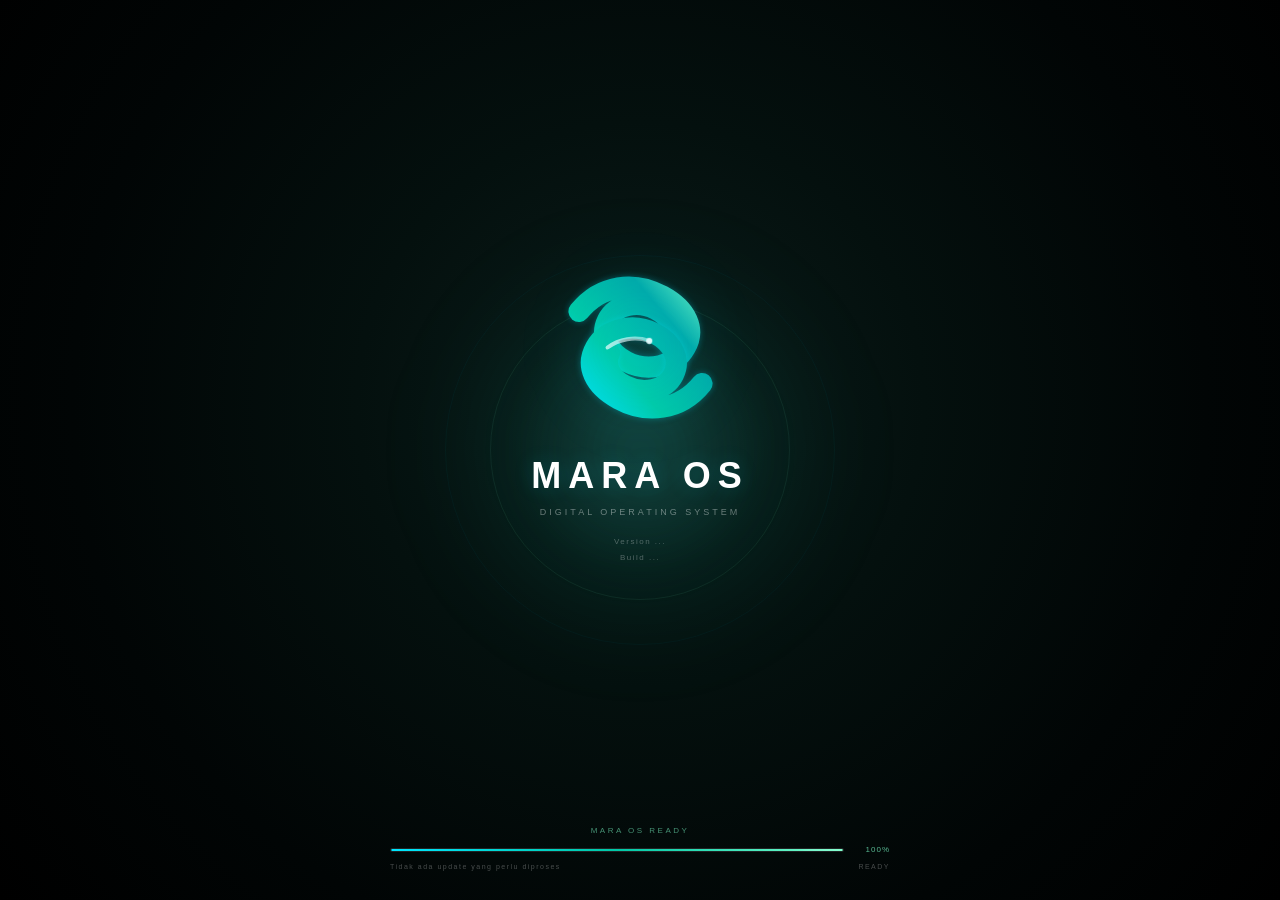
<file: app/src/main/assets/index.html>
<!DOCTYPE html>
<html lang="id">
<head>
<meta charset="UTF-8">
<meta name="viewport" content="width=device-width,initial-scale=1.0,maximum-scale=1.0,user-scalable=no,viewport-fit=cover">
<title>MARA OS</title>
<link rel="stylesheet" href="style.css">
<style>
html,body{width:100%;height:100%;margin:0;overflow:hidden;background:#000}
body{font-family:Arial,Helvetica,sans-serif}
.mara-iframe,#mara-intro-overlay,#mara-intro-frame,#controlCenterOverlay,#controlCenterFrame{position:fixed;border:0}
.mara-iframe{inset:0;width:100vw;height:100vh;z-index:1;background:#000}
#mara-intro-overlay{inset:0;width:100%;height:100%;z-index:999999;background:#000;overflow:hidden}
#mara-intro-frame{inset:0;width:100%;height:100%;display:block;background:#000}
.mara-header{position:fixed;top:0;left:0;right:0;z-index:1000}
#controlCenterOverlay{inset:0;z-index:5000;display:none;background:rgba(0,0,0,.45)}
#controlCenterFrame{inset:0;width:100%;height:100%;display:block}
@supports(padding:env(safe-area-inset-top)){.mara-header{padding-top:env(safe-area-inset-top)}}
</style>
</head>
<body>
<iframe class="mara-iframe" id="mara-main-frame" title="MARA OS Main"></iframe>

<div id="mara-intro-overlay">
<iframe id="mara-intro-frame" src="ux/intro.html" title="MARA OS Intro"></iframe>
</div>

<div class="mara-header">
<div class="clock" id="clock">00:00</div>
<div class="battery"><span id="battery-percent">--%</span><div class="battery-icon"><div class="battery-level" id="battery-level"></div></div></div>
</div>

<div id="controlCenterOverlay">
<iframe id="controlCenterFrame" src="ux/control-center.html" title="MARA Control Center"></iframe>
</div>

<script src="script.js"></script>
<script src="engine-single.js"></script>
<script src="ux/build.js"></script>
<script>
(() => {
"use strict";
const introOverlay=document.getElementById("mara-intro-overlay");
const introFrame=document.getElementById("mara-intro-frame");
const mainFrame=document.getElementById("mara-main-frame");
const STATE={introLoaded:false,introReady:false,introFinished:false,overlayClosed:false,engineReady:false,engineWorking:false,engineProgress:0,buildReady:false,bootRequested:false};

function log(...a){console.log("[MARA INDEX]",...a)}
function warn(...a){console.warn("[MARA INDEX]",...a)}
function sendToIntro(type,data={}){try{introFrame?.contentWindow?.postMessage({type,...data},"*")}catch(e){warn(e)}}
function requestBuildBoot(data={}){if(STATE.bootRequested)return;STATE.bootRequested=true;window.dispatchEvent(new CustomEvent("MARA_BOOT_REQUEST",{detail:{source:"intro",...data}}))}
function closeIntro(reason){if(STATE.overlayClosed)return;STATE.overlayClosed=true;STATE.introFinished=true;introOverlay?.classList.add("hide");sendToBuild("MARA_INTRO_CLOSED",{reason})}
function sendToBuild(type,data={}){window.dispatchEvent(new CustomEvent(type,{detail:data}))}
function sendCurrentEngineState(){
 const e=window.MARAEngineSingle;
 if(!e){sendToIntro("MARA_ENGINE_UNAVAILABLE");return}
 let s=null;try{if(typeof e.getState==="function")s=e.getState()}catch(_){}
 sendToIntro("MARA_ENGINE_STATE",{state:s,working:STATE.engineWorking,progress:STATE.engineProgress,ready:STATE.engineReady});
}
function handleIntroMessage(ev){
 if(ev.source!==introFrame.contentWindow)return;
 const d=ev.data;if(!d||typeof d!=="object")return;
 if(d.type==="MARA_INTRO_READY"){STATE.introReady=true;sendToIntro("MARA_INDEX_READY_ACK");sendCurrentEngineState()}
 else if(d.type==="MARA_ENGINE_STATUS_REQUEST")sendCurrentEngineState();
 else if(d.type==="MARA_INTRO_FINISHED")closeIntro("MARA_INTRO_FINISHED");
 else if(d.type==="MARA_BOOT_READY"){requestBuildBoot(d);closeIntro("MARA_BOOT_READY")}
 else if(d.type==="MARA_BUILD_REQUEST")requestBuildBoot(d);
}
window.addEventListener("message",handleIntroMessage);
introFrame?.addEventListener("load",()=>{STATE.introLoaded=true;log("intro.html loaded");sendToIntro("MARA_INDEX_READY");sendCurrentEngineState()});
mainFrame?.addEventListener("load",()=>{STATE.buildReady=true});
function connectEngine(){
 const e=window.MARAEngineSingle;if(!e){sendToIntro("MARA_ENGINE_UNAVAILABLE");return false}
 if(typeof e.on!=="function"){sendCurrentEngineState();return true}
 const on=(name,fn)=>{try{e.on(name,fn)}catch(err){warn("engine.on",name,err)}};
 on("ready",d=>{STATE.engineReady=true;STATE.engineWorking=false;STATE.engineProgress=100;sendToIntro("MARA_ENGINE_READY",{data:d,progress:100})});
 on("update:start",d=>{STATE.engineWorking=true;STATE.engineProgress=0;sendToIntro("MARA_ENGINE_WORKING",{data:d,progress:0})});
 on("download:progress",d=>{STATE.engineWorking=true;const p=Number(d?.progress);if(Number.isFinite(p))STATE.engineProgress=Math.max(0,Math.min(100,p));sendToIntro("MARA_ENGINE_PROGRESS",{phase:"download",progress:STATE.engineProgress,data:d})});
 for(const phase of ["verify:start","verify:success","install:start","install:complete"])on(phase,d=>sendToIntro("MARA_ENGINE_PHASE",{phase:phase.split(":")[0],progress:STATE.engineProgress,data:d}));
 on("build:active",d=>sendToIntro("MARA_BUILD_ACTIVE",{data:d}));
 on("update:complete",d=>{STATE.engineWorking=false;STATE.engineProgress=100;sendToIntro("MARA_ENGINE_COMPLETE",{progress:100,data:d})});
 on("update:none",d=>{STATE.engineWorking=false;STATE.engineProgress=100;sendToIntro("MARA_ENGINE_NO_WORK",{data:d})});
 on("no:update",d=>{STATE.engineWorking=false;sendToIntro("MARA_ENGINE_NO_WORK",{data:d})});
 on("update:error",d=>{STATE.engineWorking=false;sendToIntro("MARA_ENGINE_ERROR",{data:d})});
 sendCurrentEngineState();return true;
}
window.addEventListener("MARA_BUILD_READY",e=>{STATE.buildReady=true;sendToIntro("MARA_BUILD_READY",{data:e.detail})});
window.addEventListener("MARA_BUILD_ERROR",e=>sendToIntro("MARA_BUILD_ERROR",{data:e.detail}));
window.MARA_INDEX_CONTROLLER={getState:()=>({...STATE}),closeIntro:(r)=>closeIntro(r||"controller"),requestBuild:(d)=>requestBuildBoot(d||{}),getEngine:()=>window.MARAEngineSingle||null,getBuild:()=>window.MARABuild||null,getMainFrame:()=>mainFrame,getIntroFrame:()=>introFrame};
connectEngine();
log("INDEX.HTML READY");
sendToIntro("MARA_INDEX_READY");
})();
</script>
</body>
</html>
</file>
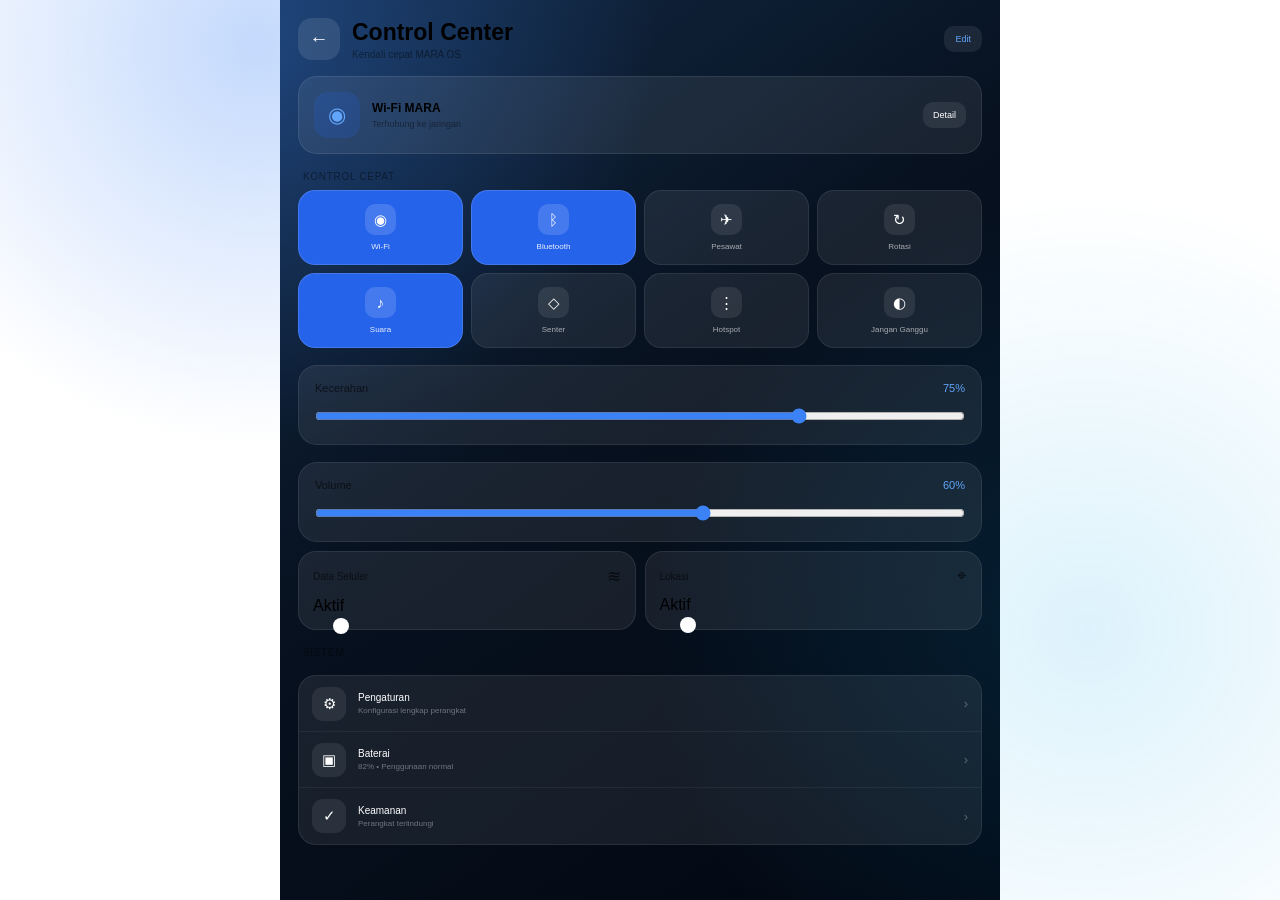
<file: app/src/main/assets/ux/control-center.html>
<!DOCTYPE html>
<html lang="id">

<head>

<meta charset="UTF-8">

<meta
    name="viewport"
    content="width=device-width, initial-scale=1.0">

<meta
    name="theme-color"
    content="#07111f">

<title>MARA Control Center</title>


<style>

/* =====================================================
   MARA OS — CONTROL CENTER
===================================================== */

* {
    box-sizing: border-box;
    margin: 0;
    padding: 0;
    -webkit-tap-highlight-color: transparent;
}

html,
body {

    width: 100%;
    height: 100%;

    overflow: hidden;

    font-family:
        Arial,
        Helvetica,
        sans-serif;

    
    user-select: none;

}


.mara-control {

    position: fixed;

    inset: 0;

    overflow-y: auto;

    background:
        linear-gradient(
            145deg,
            #132b47,
            #07111f 45%,
            #020711
        );

    scrollbar-width: none;

}

.mara-control::-webkit-scrollbar {
    display: none;
}


/* =====================================================
   BACKGROUND
===================================================== */

.control-background {

    position: fixed;

    inset: 0;

    pointer-events: none;

    background:

        radial-gradient(
            circle at 20% 5%,
            rgba(59,130,246,.30),
            transparent 30%
        ),

        radial-gradient(
            circle at 85% 70%,
            rgba(14,165,233,.14),
            transparent 35%
        );

}


/* =====================================================
   HEADER
===================================================== */

.control-header {

    position: relative;

    z-index: 5;

    padding:
        18px 18px 13px;

    display: flex;

    align-items: center;

    justify-content: space-between;

}


.header-left {

    display: flex;

    align-items: center;

    gap: 12px;

}


.back-button {

    width: 42px;
    height: 42px;

    border: none;

    border-radius: 14px;

    background:
        rgba(255,255,255,.10);

    color: #fff;

    font-size: 19px;

}


.header-title h1 {

    font-size: 23px;

    font-weight: 600;

}


.header-title p {

    margin-top: 3px;

    font-size: 10px;

    opacity: .43;

}


.edit-button {

    padding:
        8px 11px;

    border: none;

    border-radius: 10px;

    background:
        rgba(255,255,255,.08);

    color: #60a5fa;

    font-size: 9px;

}


/* =====================================================
   CONTENT
===================================================== */

.control-content {

    position: relative;

    z-index: 5;

    padding:
        3px 18px 35px;

}


/* =====================================================
   CONNECTION CARD
===================================================== */

.connection-card {

    display: flex;

    align-items: center;

    gap: 12px;

    padding:
        15px;

    border-radius: 19px;

    background:
        rgba(255,255,255,.075);

    border:
        1px solid
        rgba(255,255,255,.09);

}


.connection-icon {

    width: 46px;
    height: 46px;

    border-radius: 14px;

    display: flex;

    align-items: center;
    justify-content: center;

    background:
        rgba(37,99,235,.18);

    color: #60a5fa;

    font-size: 21px;

}


.connection-info {

    flex: 1;

}


.connection-name {

    font-size: 12px;

    font-weight: 600;

}


.connection-status {

    margin-top: 4px;

    font-size: 9px;

    opacity: .42;

}


.connection-button {

    border: none;

    padding:
        8px 10px;

    border-radius: 10px;

    background:
        rgba(255,255,255,.08);

    color: #fff;

    font-size: 9px;

}


/* =====================================================
   QUICK GRID
===================================================== */

.quick-section {

    margin-top: 17px;

}


.section-title {

    margin:
        0 5px 8px;

    font-size: 10px;

    text-transform: uppercase;

    letter-spacing: .7px;

    opacity: .42;

}


.quick-grid {

    display: grid;

    grid-template-columns:
        repeat(4, 1fr);

    gap: 8px;

}


.quick-button {

    min-height: 75px;

    padding:
        10px 5px;

    border: none;

    border-radius: 17px;

    background:
        rgba(255,255,255,.075);

    border:
        1px solid
        rgba(255,255,255,.08);

    color: #fff;

    display: flex;

    flex-direction: column;

    align-items: center;

    justify-content: center;

    gap: 7px;

}


.quick-button.active {

    background:
        #2563eb;

    border-color:
        rgba(255,255,255,.14);

}


.quick-icon {

    width: 31px;
    height: 31px;

    display: flex;

    align-items: center;
    justify-content: center;

    border-radius: 10px;

    background:
        rgba(255,255,255,.09);

    font-size: 15px;

}


.quick-button.active
.quick-icon {

    background:
        rgba(255,255,255,.15);

}


.quick-name {

    font-size: 8px;

    opacity: .62;

}


.quick-button.active
.quick-name {

    opacity: .9;

}


/* =====================================================
   SLIDER CARD
===================================================== */

.slider-card {

    margin-top: 17px;

    padding:
        16px;

    border-radius: 19px;

    background:
        rgba(255,255,255,.075);

    border:
        1px solid
        rgba(255,255,255,.08);

}


.slider-header {

    display: flex;

    justify-content: space-between;

    align-items: center;

}


.slider-name {

    font-size: 11px;

    opacity: .62;

}


.slider-value {

    font-size: 11px;

    color: #60a5fa;

}


input[type="range"] {

    width: 100%;

    margin-top: 14px;

    accent-color:
        #3b82f6;

}


/* =====================================================
   TWO COLUMN
===================================================== */

.dual-grid {

    display: grid;

    grid-template-columns:
        repeat(2, 1fr);

    gap: 9px;

    margin-top: 9px;

}


.control-card {

    padding:
        14px;

    border-radius: 18px;

    background:
        rgba(255,255,255,.075);

    border:
        1px solid
        rgba(255,255,255,.08);

}


.control-card-top {

    display: flex;

    align-items: center;

    justify-content: space-between;

}


.control-card-title {

    font-size: 10px;

    opacity: .55;

}


.control-card-icon {

    font-size: 17px;

    opacity: .65;

}


.control-card-value {

    margin-top: 10px;

    font-size: 16px;

}


/* =====================================================
   SWITCH
===================================================== */

.switch {

    position: relative;

    width: 39px;
    height: 22px;

}


.switch input {

    display: none;

}


.switch-track {

    position: absolute;

    inset: 0;

    border-radius: 20px;

    background:
        rgba(255,255,255,.12);

}


.switch-track::after {

    content: "";

    position: absolute;

    width: 16px;
    height: 16px;

    left: 3px;
    top: 3px;

    border-radius: 50%;

    background: #fff;

    transition: .2s;

}


.switch input:checked
+ .switch-track {

    background:
        #2563eb;

}


.switch input:checked
+ .switch-track::after {

    transform:
        translateX(17px);

}


/* =====================================================
   SYSTEM OPTIONS
===================================================== */

.system-options {

    margin-top: 17px;

    overflow: hidden;

    border-radius: 18px;

    background:
        rgba(255,255,255,.075);

    border:
        1px solid
        rgba(255,255,255,.08);

}


.system-option {

    width: 100%;

    min-height: 56px;

    display: flex;

    align-items: center;

    gap: 12px;

    padding:
        10px 13px;

    border: none;

    border-bottom:
        1px solid
        rgba(255,255,255,.055);

    background: transparent;

    color: #fff;

    text-align: left;

}


.system-option:last-child {

    border-bottom: none;

}


.system-option:active {

    background:
        rgba(255,255,255,.07);

}


.option-icon {

    width: 34px;
    height: 34px;

    border-radius: 11px;

    background:
        rgba(255,255,255,.08);

    display: flex;

    align-items: center;
    justify-content: center;

    font-size: 15px;

}


.option-info {

    flex: 1;

}


.option-title {

    font-size: 10px;

}


.option-description {

    margin-top: 3px;

    font-size: 8px;

    opacity: .38;

}


.option-arrow {

    font-size: 13px;

    opacity: .3;

}


/* =====================================================
   DESKTOP
===================================================== */

@media (min-width: 600px) {

    .mara-control {

        max-width:
            720px;

        margin:
            0 auto;

    }

}

</style>

</head>


<body>


<main class="mara-control">


<div
    class="control-background">
</div>


<!-- =================================================
     HEADER
================================================== -->

<header
    class="control-header">


    <div
        class="header-left">


        <button
            class="back-button"
            onclick="goBack()">

            ←

        </button>


        <div
            class="header-title">


            <h1>
                Control Center
            </h1>


            <p>
                Kendali cepat MARA OS
            </p>


        </div>


    </div>


    <button
        class="edit-button"
        onclick="editControls()">

        Edit

    </button>


</header>


<section
    class="control-content">


<!-- =================================================
     CONNECTION
================================================== -->

<div
    class="connection-card">


    <div
        class="connection-icon">

        ◉

    </div>


    <div
        class="connection-info">


        <div
            class="connection-name">

            Wi-Fi MARA

        </div>


        <div
            id="connection-status"
            class="connection-status">

            Terhubung ke jaringan

        </div>


    </div>


    <button
        class="connection-button"
        onclick="openWifi()">

        Detail

    </button>


</div>


<!-- =================================================
     QUICK SETTINGS
================================================== -->

<section
    class="quick-section">


    <div
        class="section-title">

        Kontrol cepat

    </div>


    <div
        class="quick-grid">


        <button
            class="quick-button active"
            data-control="wifi"
            onclick="toggleQuick(this)">


            <div
                class="quick-icon">

                ◉

            </div>


            <div
                class="quick-name">

                Wi-Fi

            </div>


        </button>


        <button
            class="quick-button active"
            data-control="bluetooth"
            onclick="toggleQuick(this)">


            <div
                class="quick-icon">

                ᛒ

            </div>


            <div
                class="quick-name">

                Bluetooth

            </div>


        </button>


        <button
            class="quick-button"
            data-control="airplane"
            onclick="toggleQuick(this)">


            <div
                class="quick-icon">

                ✈

            </div>


            <div
                class="quick-name">

                Pesawat

            </div>


        </button>


        <button
            class="quick-button"
            data-control="rotation"
            onclick="toggleQuick(this)">


            <div
                class="quick-icon">

                ↻

            </div>


            <div
                class="quick-name">

                Rotasi

            </div>


        </button>


        <button
            class="quick-button active"
            data-control="sound"
            onclick="toggleQuick(this)">


            <div
                class="quick-icon">

                ♪

            </div>


            <div
                class="quick-name">

                Suara

            </div>


        </button>


        <button
            class="quick-button"
            data-control="flashlight"
            onclick="toggleQuick(this)">


            <div
                class="quick-icon">

                ◇

            </div>


            <div
                class="quick-name">

                Senter

            </div>


        </button>


        <button
            class="quick-button"
            data-control="hotspot"
            onclick="toggleQuick(this)">


            <div
                class="quick-icon">

                ⋮

            </div>


            <div
                class="quick-name">

                Hotspot

            </div>


        </button>


        <button
            class="quick-button"
            data-control="dnd"
            onclick="toggleQuick(this)">


            <div
                class="quick-icon">

                ◐

            </div>


            <div
                class="quick-name">

                Jangan Ganggu

            </div>


        </button>


    </div>


</section>


<!-- =================================================
     BRIGHTNESS
================================================== -->

<div
    class="slider-card">


    <div
        class="slider-header">


        <div
            class="slider-name">

            Kecerahan

        </div>


        <div
            id="brightness-value"
            class="slider-value">

            75%

        </div>


    </div>


    <input
        id="brightness"
        type="range"
        min="0"
        max="100"
        value="75">


</div>


<!-- =================================================
     VOLUME
================================================== -->

<div
    class="slider-card">


    <div
        class="slider-header">


        <div
            class="slider-name">

            Volume

        </div>


        <div
            id="volume-value"
            class="slider-value">

            60%

        </div>


    </div>


    <input
        id="volume"
        type="range"
        min="0"
        max="100"
        value="60">


</div>


<!-- =================================================
     DUAL OPTIONS
================================================== -->

<div
    class="dual-grid">


    <div
        class="control-card">


        <div
            class="control-card-top">


            <div
                class="control-card-title">

                Data Seluler

            </div>


            <div
                class="control-card-icon">

                ≋

            </div>


        </div>


        <div
            class="control-card-value">

            Aktif

        </div>


        <label
            class="switch">


            <input
                type="checkbox"
                checked>


            <span
                class="switch-track">
            </span>


        </label>


    </div>


    <div
        class="control-card">


        <div
            class="control-card-top">


            <div
                class="control-card-title">

                Lokasi

            </div>


            <div
                class="control-card-icon">

                ⌖

            </div>


        </div>


        <div
            class="control-card-value">

            Aktif

        </div>


        <label
            class="switch">


            <input
                type="checkbox"
                checked>


            <span
                class="switch-track">
            </span>


        </label>


    </div>


</div>


<!-- =================================================
     SYSTEM OPTIONS
================================================== -->

<section
    class="quick-section">


    <div
        class="section-title">

        Sistem

    </div>


    <div
        class="system-options">


        <button
            class="system-option"
            onclick="openSettings()">


            <div
                class="option-icon">

                ⚙

            </div>


            <div
                class="option-info">


                <div
                    class="option-title">

                    Pengaturan

                </div>


                <div
                    class="option-description">

                    Konfigurasi lengkap perangkat

                </div>


            </div>


            <div
                class="option-arrow">

                ›

            </div>


        </button>


        <button
            class="system-option"
            onclick="openBattery()">


            <div
                class="option-icon">

                ▣

            </div>


            <div
                class="option-info">


                <div
                    class="option-title">

                    Baterai

                </div>


                <div
                    class="option-description">

                    82% • Penggunaan normal

                </div>


            </div>


            <div
                class="option-arrow">

                ›

            </div>


        </button>


        <button
            class="system-option"
            onclick="openSecurity()">


            <div
                class="option-icon">

                ✓

            </div>


            <div
                class="option-info">


                <div
                    class="option-title">

                    Keamanan

                </div>


                <div
                    class="option-description">

                    Perangkat terlindungi

                </div>


            </div>


            <div
                class="option-arrow">

                ›

            </div>


        </button>


    </div>


</section>


</section>


</main>


<script>

/* =====================================================
   MARA CONTROL CENTER JS
===================================================== */


/* =====================================================
   BACK
===================================================== */

function goBack() {

    history.back();

}


/* =====================================================
   QUICK TOGGLE
===================================================== */

function toggleQuick(
    button
) {

    button.classList.toggle(
        "active"
    );


    const control =
        button.dataset.control;


    const active =
        button.classList.contains(
            "active"
        );


    console.log(
        control,
        active
    );


    if (
        control === "wifi"
    ) {

        document
            .getElementById(
                "connection-status"
            )
            .textContent =
                active
                    ? "Terhubung ke jaringan"
                    : "Wi-Fi dimatikan";

    }

}


/* =====================================================
   BRIGHTNESS
===================================================== */

const brightness =
    document.getElementById(
        "brightness"
    );

const brightnessValue =
    document.getElementById(
        "brightness-value"
    );


brightness.addEventListener(
    "input",
    function() {

        brightnessValue.textContent =
            this.value +
            "%";

    }
);


/* =====================================================
   VOLUME
===================================================== */

const volume =
    document.getElementById(
        "volume"
    );

const volumeValue =
    document.getElementById(
        "volume-value"
    );


volume.addEventListener(
    "input",
    function() {

        volumeValue.textContent =
            this.value +
            "%";

    }
);


/* =====================================================
   WIFI
===================================================== */

function openWifi() {

    alert(
        "Pengaturan Wi-Fi MARA"
    );

}


/* =====================================================
   EDIT
===================================================== */

function editControls() {

    alert(
        "Mode pengaturan Control Center akan tersedia di versi berikutnya."
    );

}


/* =====================================================
   SETTINGS
===================================================== */

function openSettings() {

    alert(
        "Membuka MARA Settings"
    );

}


/* =====================================================
   BATTERY
===================================================== */

function openBattery() {

    alert(
        "Baterai: 82%"
    );

}


/* =====================================================
   SECURITY
===================================================== */

function openSecurity() {

    alert(
        "MARA Security\n\nPerangkat terlindungi."
    );

}


/* =====================================================
   PREVENT CONTEXT MENU
===================================================== */

document.addEventListener(
    "contextmenu",
    function(event) {

        event.preventDefault();

    }
);

</script>


</body>

</html>
</file>
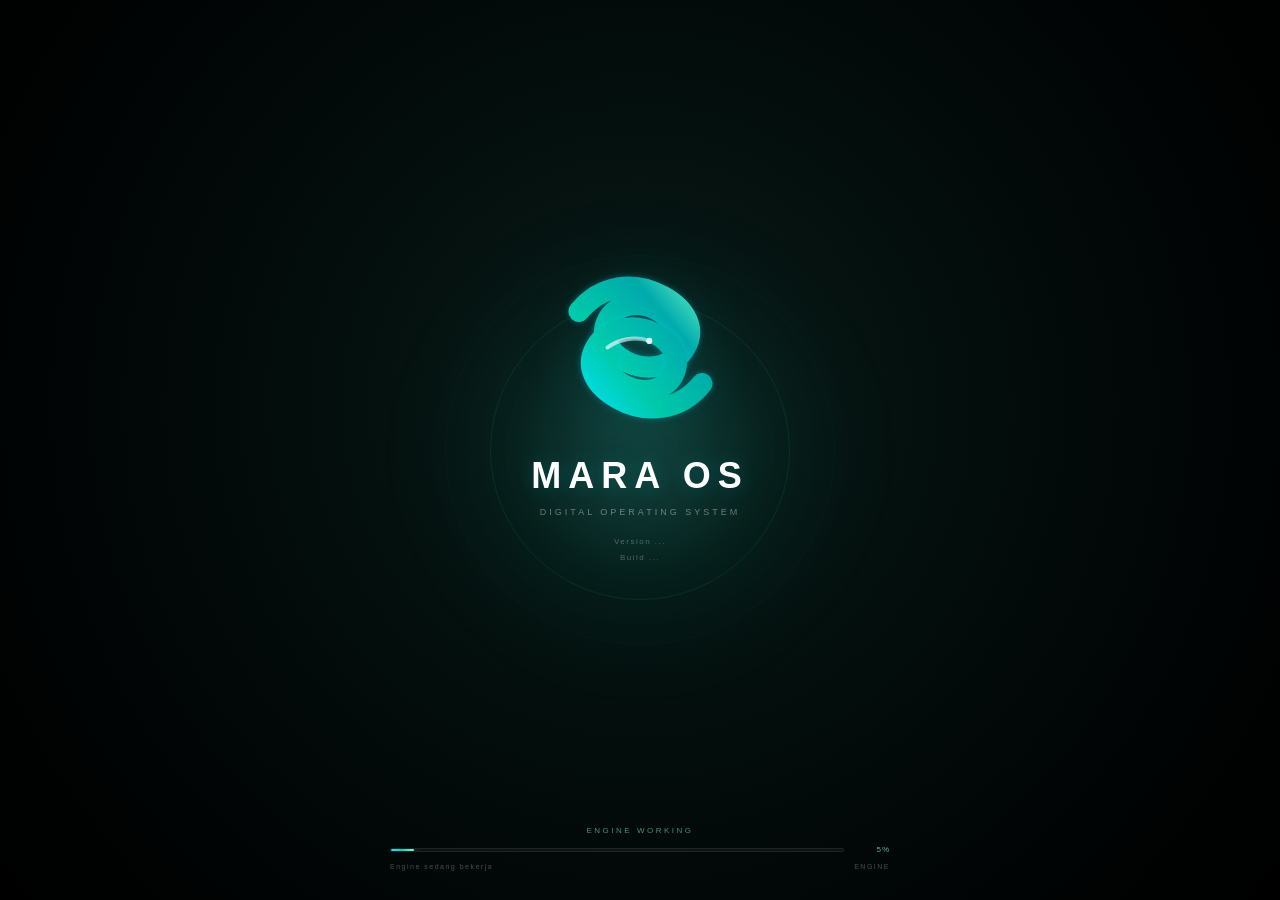
<file: app/src/main/assets/ux/intro.html>
<!DOCTYPE html>
<html lang="id">

<head>

<meta charset="UTF-8">

<meta
    name="viewport"
    content="width=device-width, initial-scale=1.0"
>

<meta
    name="theme-color"
    content="#000000"
>

<title>MARA OS</title>


<style>

/* =====================================================
   GLOBAL
===================================================== */

* {
    box-sizing: border-box;
    -webkit-tap-highlight-color: transparent;
}

html,
body {
    width: 100%;
    height: 100%;
    margin: 0;
    overflow: hidden;
    background: #000;
    font-family:
        Arial,
        Helvetica,
        sans-serif;
}

body {
    position: fixed;
    inset: 0;
}


/* =====================================================
   MARA OS BACKGROUND
===================================================== */

#mara-os {
    position: fixed;
    inset: 0;
    width: 100%;
    height: 100%;

    background:
        radial-gradient(
            circle at 50% 45%,
            #10201e 0%,
            #07110f 38%,
            #020605 72%,
            #000 100%
        );
}


/* =====================================================
   INTRO OVERLAY
===================================================== */

#intro-overlay {
    position: fixed;
    inset: 0;
    z-index: 999999;

    width: 100%;
    height: 100%;

    display: flex;
    align-items: center;
    justify-content: center;

    background:
        radial-gradient(
            circle at 50% 45%,
            #0b1c1a 0%,
            #04100e 35%,
            #010505 70%,
            #000 100%
        );

    opacity: 1;
    visibility: visible;
    pointer-events: auto;
}

#intro-overlay.hide {
    opacity: 0;
    visibility: hidden;
    pointer-events: none;

    transition:
        opacity .35s ease,
        visibility .35s ease;
}


/* =====================================================
   AMBIENT LIGHT
===================================================== */

.ambient-light {
    position: absolute;

    width: 430px;
    height: 430px;

    border-radius: 50%;

    background:
        radial-gradient(
            circle,
            rgba(0,229,255,.15),
            rgba(0,201,167,.08) 34%,
            transparent 70%
        );

    filter: blur(42px);

    animation:
        ambientPulse
        6s
        ease-in-out
        infinite;
}

.ambient-light-2 {
    position: absolute;

    width: 260px;
    height: 260px;

    border-radius: 50%;

    background:
        radial-gradient(
            circle,
            rgba(124,255,203,.10),
            transparent 70%
        );

    filter: blur(30px);

    animation:
        ambientPulse2
        8s
        ease-in-out
        infinite;
}

.ambient-ring {
    position: absolute;

    width: 300px;
    height: 300px;

    border-radius: 50%;

    border:
        1px solid
        rgba(124,255,203,.07);

    animation:
        ringPulse
        7s
        ease-in-out
        infinite;
}

.ambient-ring-2 {
    position: absolute;

    width: 390px;
    height: 390px;

    border-radius: 50%;

    border:
        1px solid
        rgba(0,229,255,.035);

    animation:
        ringPulse2
        9s
        ease-in-out
        infinite;
}


/* =====================================================
   INTRO CONTENT
===================================================== */

.intro-content {
    position: relative;
    z-index: 10;

    width: 100%;
    min-height: 100%;

    padding:
        20px
        20px
        120px;

    display: flex;
    flex-direction: column;
    align-items: center;
    justify-content: center;

    text-align: center;
}


/* =====================================================
   LOGO
===================================================== */

.logo-container {
    position: relative;

    width: 225px;
    height: 225px;

    display: flex;
    align-items: center;
    justify-content: center;

    animation:
        logoFloat
        6s
        ease-in-out
        infinite;
}

.logo-container::before {
    content: "";

    position: absolute;
    inset: 20px;

    border-radius: 50%;

    background:
        radial-gradient(
            circle,
            rgba(0,229,255,.13),
            transparent 70%
        );

    filter: blur(25px);

    animation:
        logoGlow
        5s
        ease-in-out
        infinite;
}

.mara-logo {
    width: 100%;
    height: 100%;
    overflow: visible;
}


/* =====================================================
   SVG FLOW
===================================================== */

.flow-main,
.flow-second {
    stroke-dasharray: 1500;
    stroke-dashoffset: 1500;

    filter:
        drop-shadow(
            0 0 7px
            rgba(0,229,255,.30)
        );

    animation:
        drawFlow
        2.8s
        cubic-bezier(.65,0,.35,1)
        forwards;
}

.flow-second {
    animation-delay: .35s;
}

.central-flow {
    stroke-dasharray: 180;
    stroke-dashoffset: 180;

    animation:
        drawCentral
        .9s
        ease
        forwards;

    animation-delay: 2.45s;
}

.flow-point {
    opacity: 0;

    transform-box: fill-box;
    transform-origin: center;

    animation:
        pointAppear
        .8s
        ease
        forwards;

    animation-delay: 3s;
}


/* =====================================================
   LOGO SHINE
===================================================== */

.logo-shine {
    position: absolute;

    width: 210px;
    height: 210px;

    border-radius: 50%;

    background:
        conic-gradient(
            from 0deg,
            transparent 0deg,
            transparent 250deg,
            rgba(255,255,255,.13) 285deg,
            transparent 320deg,
            transparent 360deg
        );

    opacity: 0;

    animation:
        shineRotate
        5s
        linear
        infinite;

    animation-delay: 2.7s;
}


/* =====================================================
   INTRO TEXT
===================================================== */

.os-name {
    margin-top: -5px;

    font-size: 36px;
    font-weight: 600;

    letter-spacing: 7px;

    color: #fff;

    opacity: 0;
    transform: translateY(18px);

    text-shadow:
        0 0 20px
        rgba(0,229,255,.18);

    animation:
        textReveal
        1s
        cubic-bezier(.2,.8,.2,1)
        forwards;

    animation-delay: 3.15s;
}

.os-subtitle {
    margin-top: 10px;

    font-size: 9px;
    letter-spacing: 3px;

    color:
        rgba(255,255,255,.4);

    opacity: 0;

    animation:
        textReveal
        .9s
        ease
        forwards;

    animation-delay: 3.55s;
}

.os-version {
    margin-top: 17px;

    font-size: 8px;
    line-height: 1.9;

    letter-spacing: 1.5px;

    color:
        rgba(255,255,255,.3);

    opacity: 0;

    animation:
        fadeIn
        .8s
        ease
        forwards;

    animation-delay: 3.95s;
}


/* =====================================================
   BOOT AREA
===================================================== */

.boot-area {
    position: absolute;

    left: 50%;
    bottom: 30px;

    width:
        min(
            80vw,
            500px
        );

    transform:
        translateX(-50%);

    display: flex;
    flex-direction: column;
    align-items: center;

    z-index: 50;

    opacity: 0;

    animation:
        bootAreaReveal
        .8s
        ease
        forwards;

    animation-delay: 4s;
}


/* =====================================================
   BOOT STATUS
===================================================== */

.boot-status {
    width: 100%;

    display: flex;
    justify-content: center;
    align-items: center;

    margin-bottom: 10px;

    font-size: 8px;
    letter-spacing: 2.5px;

    color:
        rgba(124,255,203,.55);

    text-align: center;
}


/* =====================================================
   PROGRESS CONTAINER
===================================================== */

.boot-progress-container {
    width: 100%;

    display: flex;
    align-items: center;

    gap: 10px;
}


/* =====================================================
   PROGRESS BAR
===================================================== */

.boot-progress {
    position: relative;

    flex: 1;

    height: 4px;

    overflow: hidden;

    border-radius: 20px;

    background:
        rgba(255,255,255,.08);

    border:
        1px solid
        rgba(255,255,255,.04);

    box-shadow:
        inset 0 0 5px
        rgba(0,0,0,.5);
}

.boot-progress-fill {
    position: absolute;

    left: 0;
    top: 0;

    width: 0%;
    height: 100%;

    border-radius: inherit;

    background:
        linear-gradient(
            90deg,
            #00e5ff,
            #00c9a7,
            #7cffcb
        );

    box-shadow:
        0 0 8px
        rgba(0,229,255,.65);

    transition:
        width .15s linear;
}

.boot-progress-fill::after {
    content: "";

    position: absolute;

    right: 0;
    top: 0;

    width: 40px;
    height: 100%;

    background:
        rgba(255,255,255,.75);

    filter: blur(5px);

    opacity: .75;
}


/* =====================================================
   PERCENTAGE
===================================================== */

.boot-percent {
    min-width: 36px;

    font-size: 8px;
    letter-spacing: 1px;

    text-align: right;

    color:
        rgba(124,255,203,.7);
}


/* =====================================================
   BOOT MESSAGE
===================================================== */

.boot-message {
    width: 100%;

    margin-top: 9px;

    display: flex;
    justify-content: space-between;
    align-items: center;

    font-size: 7px;
    letter-spacing: 1.5px;

    color:
        rgba(255,255,255,.28);
}


/* =====================================================
   PARTICLES
===================================================== */

.tech-particle {
    position: absolute;

    width: 2px;
    height: 2px;

    border-radius: 50%;

    background: #fff;

    box-shadow:
        0 0 8px
        rgba(255,255,255,.75);

    opacity: 0;

    animation:
        particleFloat
        var(--duration)
        ease-in-out
        infinite;
}


/* =====================================================
   UPDATE SPINNER
===================================================== */

#mara-update-spinner {
    position: fixed;

    left: 50%;
    bottom: 92px;

    z-index: 100000;

    transform:
        translateX(-50%);

    display: flex;
    flex-direction: column;
    align-items: center;
    justify-content: center;

    opacity: 0;
    visibility: hidden;

    pointer-events: none;
}

#mara-update-spinner.show {
    opacity: 1;
    visibility: visible;
}


/* =====================================================
   SPINNER
===================================================== */

.spinner-ring {
    position: relative;

    width: 34px;
    height: 34px;

    border-radius: 50%;

    border:
        1px solid
        rgba(255,255,255,.08);

    border-top-color:
        #00E5FF;

    border-right-color:
        #00C9A7;

    box-shadow:
        0 0 12px
        rgba(0,229,255,.12);

    animation:
        maraSpinnerRotate
        1.1s
        linear
        infinite;
}

.spinner-ring::before {
    content: "";

    position: absolute;

    inset: 5px;

    border-radius: 50%;

    border:
        1px solid
        rgba(124,255,203,.15);

    border-left-color:
        #7CFFCB;

    animation:
        maraSpinnerRotateReverse
        1.7s
        linear
        infinite;
}

.spinner-core {
    position: absolute;

    left: 50%;
    top: 50%;

    width: 5px;
    height: 5px;

    margin-left: -2.5px;
    margin-top: -2.5px;

    border-radius: 50%;

    background: #fff;

    box-shadow:
        0 0 7px
        rgba(255,255,255,.9),

        0 0 14px
        rgba(0,229,255,.6);

    animation:
        maraCorePulse
        1.4s
        ease-in-out
        infinite;
}

.spinner-text {
    margin-top: 11px;

    font-size: 7px;
    letter-spacing: 2px;

    color:
        rgba(255,255,255,.55);

    white-space: nowrap;
}

.spinner-subtext {
    margin-top: 5px;

    font-size: 6px;
    letter-spacing: 1.5px;

    color:
        rgba(124,255,203,.35);

    white-space: nowrap;
}


/* =====================================================
   SPINNER STATES
===================================================== */

#mara-update-spinner.success .spinner-ring {
    border-top-color:
        #7CFFCB;

    border-right-color:
        #00C9A7;
}

#mara-update-spinner.update .spinner-ring {
    border-top-color:
        #00E5FF;

    border-right-color:
        #7CFFCB;
}

#mara-update-spinner.error .spinner-ring {
    border-top-color:
        #FFB86C;

    border-right-color:
        #FF8A65;
}


/* =====================================================
   ANIMATION
===================================================== */

@keyframes drawFlow {
    from {
        stroke-dashoffset: 1500;
    }

    to {
        stroke-dashoffset: 0;
    }
}

@keyframes drawCentral {
    from {
        stroke-dashoffset: 180;
    }

    to {
        stroke-dashoffset: 0;
    }
}

@keyframes pointAppear {
    0% {
        opacity: 0;
        transform: scale(.1);
    }

    60% {
        opacity: 1;
        transform: scale(1.35);
    }

    100% {
        opacity: .9;
        transform: scale(1);
    }
}

@keyframes textReveal {
    from {
        opacity: 0;
        transform: translateY(18px);
    }

    to {
        opacity: 1;
        transform: translateY(0);
    }
}

@keyframes fadeIn {
    from {
        opacity: 0;
    }

    to {
        opacity: 1;
    }
}

@keyframes bootAreaReveal {
    from {
        opacity: 0;

        transform:
            translateX(-50%)
            translateY(12px);
    }

    to {
        opacity: 1;

        transform:
            translateX(-50%)
            translateY(0);
    }
}

@keyframes logoFloat {
    0%,
    100% {
        transform: translateY(0);
    }

    50% {
        transform: translateY(-4px);
    }
}

@keyframes logoGlow {
    0%,
    100% {
        transform: scale(.85);
        opacity: .35;
    }

    50% {
        transform: scale(1.1);
        opacity: .8;
    }
}

@keyframes ambientPulse {
    0%,
    100% {
        transform: scale(.85);
        opacity: .35;
    }

    50% {
        transform: scale(1.12);
        opacity: .8;
    }
}

@keyframes ambientPulse2 {
    0%,
    100% {
        transform: scale(.8);
        opacity: .15;
    }

    50% {
        transform: scale(1.2);
        opacity: .5;
    }
}

@keyframes ringPulse {
    0%,
    100% {
        transform: scale(.92);
        opacity: .2;
    }

    50% {
        transform: scale(1.06);
        opacity: .55;
    }
}

@keyframes ringPulse2 {
    0%,
    100% {
        transform: scale(.94);
        opacity: .1;
    }

    50% {
        transform: scale(1.08);
        opacity: .35;
    }
}

@keyframes shineRotate {
    from {
        transform: rotate(0deg);
        opacity: 0;
    }

    25% {
        opacity: .45;
    }

    60% {
        opacity: .15;
    }

    to {
        transform: rotate(360deg);
        opacity: 0;
    }
}

@keyframes particleFloat {
    0% {
        transform:
            translate3d(
                0,
                20px,
                0
            )
            scale(.4);

        opacity: 0;
    }

    20% {
        opacity: .65;
    }

    70% {
        opacity: .25;
    }

    100% {
        transform:
            translate3d(
                var(--move-x),
                -100px,
                0
            )
            scale(1);

        opacity: 0;
    }
}

@keyframes maraSpinnerRotate {
    from {
        transform: rotate(0deg);
    }

    to {
        transform: rotate(360deg);
    }
}

@keyframes maraSpinnerRotateReverse {
    from {
        transform: rotate(360deg);
    }

    to {
        transform: rotate(0deg);
    }
}

@keyframes maraCorePulse {
    0%,
    100% {
        transform: scale(.7);
        opacity: .5;
    }

    50% {
        transform: scale(1.25);
        opacity: 1;
    }
}


/* =====================================================
   MOBILE
===================================================== */

@media (max-width:480px) {

    .intro-content {
        padding:
            10px
            15px
            115px;
    }

    .logo-container {
        width: 190px;
        height: 190px;
    }

    .logo-shine {
        width: 175px;
        height: 175px;
    }

    .os-name {
        font-size: 29px;
        letter-spacing: 5px;
    }

    .os-subtitle {
        font-size: 8px;
        letter-spacing: 2px;
    }

    .os-version {
        font-size: 8px;
        margin-top: 14px;
    }

    .boot-area {
        width: 78vw;
        bottom: 27px;
    }

    .boot-status {
        font-size: 7px;
        letter-spacing: 2px;
    }

    .boot-message {
        font-size: 6px;
    }

    #mara-update-spinner {
        bottom: 80px;
    }
}


/* =====================================================
   VERY SMALL SCREEN
===================================================== */

@media (max-height:650px) {

    .logo-container {
        width: 145px;
        height: 145px;
    }

    .logo-shine {
        width: 135px;
        height: 135px;
    }

    .os-name {
        font-size: 25px;
    }

    .os-version {
        margin-top: 9px;
    }

    .boot-area {
        bottom: 18px;
    }
}

</style>

</head>


<body>


<!-- =====================================================
     MARA BACKGROUND
===================================================== -->

<main id="mara-os"></main>


<!-- =====================================================
     INTRO
===================================================== -->

<div id="intro-overlay">

    <div class="ambient-light"></div>

    <div class="ambient-light-2"></div>

    <div class="ambient-ring"></div>

    <div class="ambient-ring-2"></div>


    <div class="intro-content">


        <!-- =================================================
             LOGO
        ================================================= -->

        <div class="logo-container">

            <div class="logo-shine"></div>


            <svg
                class="mara-logo"
                xmlns="http://www.w3.org/2000/svg"
                viewBox="0 0 512 512"
                fill="none"
            >

                <defs>

                    <linearGradient
                        id="maraFlow"
                        x1="90"
                        y1="390"
                        x2="420"
                        y2="110"
                        gradientUnits="userSpaceOnUse"
                    >

                        <stop
                            offset="0%"
                            stop-color="#00E5FF"
                        />

                        <stop
                            offset="35%"
                            stop-color="#00C9A7"
                        />

                        <stop
                            offset="70%"
                            stop-color="#00A8A8"
                        />

                        <stop
                            offset="100%"
                            stop-color="#7CFFCB"
                        />

                    </linearGradient>


                    <linearGradient
                        id="maraFlowHighlight"
                        x1="180"
                        y1="220"
                        x2="330"
                        y2="300"
                        gradientUnits="userSpaceOnUse"
                    >

                        <stop
                            offset="0%"
                            stop-color="#FFFFFF"
                            stop-opacity=".95"
                        />

                        <stop
                            offset="100%"
                            stop-color="#FFFFFF"
                            stop-opacity=".25"
                        />

                    </linearGradient>

                </defs>


                <path
                    class="flow-main"
                    d="
                        M116 174
                        C166 112 242 104 306 139
                        C361 169 382 214 358 256
                        C334 299 273 313 224 288
                        C181 266 164 228 181 194
                        C199 158 250 148 291 169
                        C326 187 340 218 326 244
                    "
                    stroke="url(#maraFlow)"
                    stroke-width="48"
                    stroke-linecap="round"
                    stroke-linejoin="round"
                />


                <path
                    class="flow-second"
                    d="
                        M396 338
                        C346 400 270 408 206 373
                        C151 343 130 298 154 256
                        C178 213 239 199 288 224
                        C331 246 348 284 331 318
                        C313 354 262 364 221 343
                        C186 325 172 294 186 268
                    "
                    stroke="url(#maraFlow)"
                    stroke-width="48"
                    stroke-linecap="round"
                    stroke-linejoin="round"
                />


                <path
                    class="central-flow"
                    d="
                        M181 256
                        C207 237 243 230 276 241
                    "
                    stroke="url(#maraFlowHighlight)"
                    stroke-width="9"
                    stroke-linecap="round"
                    opacity=".8"
                />


                <circle
                    class="flow-point"
                    cx="276"
                    cy="241"
                    r="7"
                    fill="#FFFFFF"
                    opacity=".9"
                />

            </svg>

        </div>


        <!-- =================================================
             NAME
        ================================================= -->

        <div class="os-name">
            MARA OS
        </div>


        <!-- =================================================
             SUBTITLE
        ================================================= -->

        <div class="os-subtitle">
            DIGITAL OPERATING SYSTEM
        </div>


        <!-- =================================================
             VERSION / BUILD
        ================================================= -->

        <div class="os-version">

            Version
            <span id="mara-version">...</span>

            <br>

            Build
            <span id="mara-build">...</span>

        </div>

    </div>


    <!-- =================================================
         BOOT AREA
    ================================================= -->

    <div class="boot-area">


        <div
            class="boot-status"
            id="boot-status"
        >
            INITIALIZING MARA SYSTEM
        </div>


        <div class="boot-progress-container">

            <div class="boot-progress">

                <div
                    class="boot-progress-fill"
                    id="boot-progress-fill"
                ></div>

            </div>


            <div
                class="boot-percent"
                id="boot-percent"
            >
                0%
            </div>

        </div>


        <div class="boot-message">

            <span id="boot-message">
                PREPARING MARA OS
            </span>


            <span id="boot-stage">
                BOOT
            </span>

        </div>

    </div>

</div>


<!-- =====================================================
     ENGINE SINGLE
     
     ENGINE HANYA MENJADI SUMBER STATUS.
===================================================== -->

<script src="../engine-single.js"></script>


<script>

/* =====================================================
   MARA CONFIGURATION
===================================================== */

const MARA_CONFIG = {

    /*
     * SATU-SATUNYA SUMBER VERSION + BUILD
     * UNTUK INTRO.
     */

    manifestURL:
        "https://romdoniahmad185-cmyk.github.io/mara-os-updates/stable/update-manifest.json"

};


/* =====================================================
   MARA STATE
===================================================== */

const MARA_STATE = {

    manifestLoaded:
        false,

    engineWorking:
        false,

    engineFinished:
        false,

    bootSent:
        false,

    version:
        null,

    build:
        null,

    channel:
        null,

    status:
        null,

    progress:
        0,

    error:
        null

};


/* =====================================================
   LOG
===================================================== */

function maraLog(...args) {

    console.log(
        "[MARA INTRO]",
        ...args
    );

}

function maraWarn(...args) {

    console.warn(
        "[MARA INTRO]",
        ...args
    );

}


/* =====================================================
   ELEMENTS
===================================================== */

const versionElement =
    document.getElementById(
        "mara-version"
    );

const buildElement =
    document.getElementById(
        "mara-build"
    );


/* =====================================================
   BOOT UI
===================================================== */

const maraBootUI = {

    fill:
        document.getElementById(
            "boot-progress-fill"
        ),

    percent:
        document.getElementById(
            "boot-percent"
        ),

    status:
        document.getElementById(
            "boot-status"
        ),

    message:
        document.getElementById(
            "boot-message"
        ),

    stage:
        document.getElementById(
            "boot-stage"
        ),

    progress:
        0,


    setProgress(value) {

        const numeric =
            Number(value);


        if (
            !Number.isFinite(
                numeric
            )
        ) {
            return;
        }


        const safe =
            Math.max(
                0,
                Math.min(
                    100,
                    Math.round(
                        numeric
                    )
                )
            );


        /*
         * Progress hanya boleh maju.
         */

        this.progress =
            Math.max(
                this.progress,
                safe
            );


        if (this.fill) {

            this.fill.style.width =
                this.progress + "%";

        }


        if (this.percent) {

            this.percent.textContent =
                this.progress + "%";

        }

    },


    setStatus(
        status,
        message,
        stage
    ) {

        if (this.status) {

            this.status.textContent =
                status || "";

        }


        if (this.message) {

            this.message.textContent =
                message || "";

        }


        if (this.stage) {

            this.stage.textContent =
                stage || "";

        }

    }

};


/* =====================================================
   SPINNER
===================================================== */

const maraSpinner = {

    element:
        document.getElementById(
            "mara-update-spinner"
        ),

    show() {

        if (this.element) {

            this.element.classList.add(
                "show"
            );

        }

    },

    hide() {

        if (this.element) {

            this.element.classList.remove(
                "show"
            );

        }

    }

};


/* =====================================================
   PARTICLES
===================================================== */

function createParticles() {

    const intro =
        document.getElementById(
            "intro-overlay"
        );


    if (!intro) {
        return;
    }


    for (
        let i = 0;
        i < 18;
        i++
    ) {

        const particle =
            document.createElement(
                "div"
            );


        particle.className =
            "tech-particle";


        particle.style.left =
            (
                Math.random() * 100
            ) + "%";


        particle.style.top =
            (
                40 +
                Math.random() * 45
            ) + "%";


        particle.style.setProperty(
            "--duration",
            (
                4 +
                Math.random() * 5
            ) + "s"
        );


        particle.style.setProperty(
            "--move-x",
            (
                Math.random() * 100 -
                50
            ) + "px"
        );


        particle.style.animationDelay =
            (
                Math.random() * 3
            ) + "s";


        intro.appendChild(
            particle
        );

    }

}


/* =====================================================
   LOAD REMOTE MANIFEST
===================================================== */

async function loadMaraManifest() {

    maraBootUI.setProgress(
        5
    );


    maraBootUI.setStatus(
        "CHECKING SYSTEM",
        "Menghubungkan ke repository MARA OS",
        "NETWORK"
    );


    const response =
        await fetch(
            MARA_CONFIG.manifestURL,
            {

                method:
                    "GET",

                cache:
                    "no-store",

                headers: {

                    "Accept":
                        "application/json"

                }

            }
        );


    if (!response.ok) {

        throw new Error(
            "Manifest HTTP " +
            response.status
        );

    }


    maraBootUI.setProgress(
        15
    );


    maraBootUI.setStatus(
        "MANIFEST RECEIVED",
        "Membaca informasi MARA OS",
        "MANIFEST"
    );


    const manifest =
        await response.json();


    if (
        !manifest ||
        typeof manifest !==
            "object"
    ) {

        throw new Error(
            "Manifest tidak valid."
        );

    }


    if (
        manifest.version ===
            undefined ||
        manifest.build ===
            undefined
    ) {

        throw new Error(
            "Manifest tidak memiliki version/build."
        );

    }


    return manifest;

}


/* =====================================================
   DISPLAY MANIFEST
===================================================== */

function displayMaraManifest(
    manifest
) {

    MARA_STATE.version =
        String(
            manifest.version
        );


    MARA_STATE.build =
        String(
            manifest.build
        );


    MARA_STATE.channel =
        manifest.channel !==
        undefined
            ? String(
                manifest.channel
            )
            : null;


    MARA_STATE.status =
        manifest.status !==
        undefined
            ? String(
                manifest.status
            )
            : null;


    if (versionElement) {

        versionElement.textContent =
            MARA_STATE.version;

    }


    if (buildElement) {

        buildElement.textContent =
            MARA_STATE.build;

    }


    /*
     * Status remote disimpan
     * supaya bisa dibaca oleh
     * sistem lain bila diperlukan.
     */

    window.MARA_REMOTE_STATUS = {

        version:
            MARA_STATE.version,

        build:
            MARA_STATE.build,

        channel:
            MARA_STATE.channel,

        status:
            MARA_STATE.status,

        manifest:
            manifest,

        timestamp:
            Date.now()

    };


    maraLog(
        "REMOTE VERSION:",
        MARA_STATE.version
    );


    maraLog(
        "REMOTE BUILD:",
        MARA_STATE.build
    );

}


/* =====================================================
   ENGINE ACCESS
===================================================== */

function getMaraEngine() {

    return (
        window.MARAEngineSingle ||
        null
    );

}


/* =====================================================
   SEND BOOT READY
===================================================== */

function sendBootReady() {

    if (
        MARA_STATE.bootSent
    ) {

        return;

    }


    if (
        !MARA_STATE.manifestLoaded
    ) {

        return;

    }


    if (
        !MARA_STATE.engineFinished
    ) {

        return;

    }


    MARA_STATE.bootSent =
        true;


    maraBootUI.setProgress(
        100
    );


    maraBootUI.setStatus(
        "MARA OS READY",
        "System initialization complete",
        "READY"
    );


    maraSpinner.hide();


    maraLog(
        "Mengirim MARA_BOOT_READY ke index.html."
    );


    window.parent.postMessage(
        {

            type:
                "MARA_BOOT_READY",

            version:
                MARA_STATE.version,

            build:
                MARA_STATE.build,

            channel:
                MARA_STATE.channel,

            source:
                "intro"

        },
        "*"
    );

}


/* =====================================================
   ENGINE IDLE
===================================================== */

function engineIdle() {

    maraLog(
        "ENGINE IDLE — tidak ada pekerjaan."
    );


    MARA_STATE.engineWorking =
        false;

    MARA_STATE.engineFinished =
        true;


    maraSpinner.hide();


    maraBootUI.setProgress(
        100
    );


    maraBootUI.setStatus(
        "MARA OS READY",
        "Tidak ada update yang perlu diproses",
        "READY"
    );


    sendBootReady();

}


/* =====================================================
   ENGINE WORKING
===================================================== */

function engineWorking(
    data = {}
) {

    MARA_STATE.engineWorking =
        true;

    MARA_STATE.engineFinished =
        false;


    maraSpinner.show();


    maraBootUI.setStatus(
        "ENGINE WORKING",
        data.message ||
            "Engine sedang bekerja",
        data.phase ||
            "ENGINE"
    );


    if (
        Number.isFinite(
            Number(
                data.progress
            )
        )
    ) {

        maraBootUI.setProgress(
            Number(
                data.progress
            )
        );

    }


    maraLog(
        "ENGINE WORKING",
        data
    );

}


/* =====================================================
   ENGINE PROGRESS
===================================================== */

function engineProgress(
    data = {}
) {

    MARA_STATE.engineWorking =
        true;


    const progress =
        Number(
            data.progress
        );


    if (
        Number.isFinite(
            progress
        )
    ) {

        maraBootUI.setProgress(
            progress
        );

    }


    maraBootUI.setStatus(
        data.status ||
            "DOWNLOADING",
        data.message ||
            data.file ||
            "Memproses file MARA OS",
        data.phase ||
            "DOWNLOAD"
    );


    maraSpinner.show();


    maraLog(
        "ENGINE PROGRESS",
        data
    );

}


/* =====================================================
   ENGINE COMPLETE
===================================================== */

function engineComplete(
    data = {}
) {

    MARA_STATE.engineWorking =
        false;

    MARA_STATE.engineFinished =
        true;


    maraBootUI.setProgress(
        100
    );


    maraBootUI.setStatus(
        "ENGINE READY",
        data.message ||
            "Semua pekerjaan engine selesai",
        "READY"
    );


    maraSpinner.hide();


    maraLog(
        "ENGINE COMPLETE",
        data
    );


    sendBootReady();

}


/* =====================================================
   ENGINE ERROR
===================================================== */

function engineError(
    data = {}
) {

    MARA_STATE.engineWorking =
        false;

    MARA_STATE.error =
        data;


    maraSpinner.hide();


    maraBootUI.setStatus(
        "ENGINE ERROR",
        data.message ||
            data.error ||
            "Engine mengalami kesalahan",
        "ERROR"
    );


    maraLog(
        "ENGINE ERROR",
        data
    );

}


/* =====================================================
   CONNECT ENGINE
===================================================== */

function connectMaraEngine() {

    const engine =
        getMaraEngine();


    if (!engine) {

        /*
         * Untuk arsitektur baru,
         * engine boleh belum tersedia.
         *
         * Intro tidak akan menebak
         * bahwa engine selesai.
         */

        maraLog(
            "MARAEngineSingle belum tersedia."
        );


        return false;

    }


    maraLog(
        "MARAEngineSingle terdeteksi."
    );


    /*
     * =================================================
     * EVENT SYSTEM
     * =================================================
     */

    if (
        typeof engine.on ===
        "function"
    ) {

        engine.on(
            "idle",
            function(
                data
            ) {

                engineIdle();

            }
        );


        engine.on(
            "working",
            function(
                data
            ) {

                engineWorking(
                    data
                );

            }
        );


        engine.on(
            "progress",
            function(
                data
            ) {

                engineProgress(
                    data
                );

            }
        );


        engine.on(
            "complete",
            function(
                data
            ) {

                engineComplete(
                    data
                );

            }
        );


        engine.on(
            "error",
            function(
                data
            ) {

                engineError(
                    data
                );

            }
        );


        /*
         * Alias event agar engine
         * tetap fleksibel.
         */

        engine.on(
            "update:start",
            function(
                data
            ) {

                engineWorking(
                    data
                );

            }
        );


        engine.on(
            "download:progress",
            function(
                data
            ) {

                engineProgress(
                    data
                );

            }
        );


        engine.on(
            "update:complete",
            function(
                data
            ) {

                engineComplete(
                    data
                );

            }
        );


        engine.on(
            "update:none",
            function(
                data
            ) {

                engineIdle();

            }
        );


        engine.on(
            "no:update",
            function(
                data
            ) {

                engineIdle();

            }
        );


        engine.on(
            "update:error",
            function(
                data
            ) {

                engineError(
                    data
                );

            }
        );

    }


    /*
     * =================================================
     * INITIAL STATE
     * =================================================
     */

    if (
        typeof engine.getState ===
        "function"
    ) {

        try {

            const state =
                engine.getState();


            maraLog(
                "ENGINE INITIAL STATE",
                state
            );


            /*
             * Jika engine menyatakan
             * tidak sedang bekerja,
             * intro dapat langsung selesai.
             */

            if (
                state &&
                (
                    state.working ===
                        false ||
                    state.status ===
                        "idle" ||
                    state.status ===
                        "none"
                )
            ) {

                engineIdle();

            }


            /*
             * Jika engine sudah selesai.
             */

            else if (
                state &&
                (
                    state.finished ===
                        true ||
                    state.complete ===
                        true ||
                    state.ready ===
                        true
                )
            ) {

                engineComplete(
                    state
                );

            }


            /*
             * Jika engine sedang bekerja.
             */

            else if (
                state &&
                state.working ===
                    true
            ) {

                engineWorking(
                    state
                );

            }

        }

        catch (
            error
        ) {

            maraWarn(
                "Gagal membaca engine state.",
                error
            );

        }

    }


    return true;

}


/* =====================================================
   GLOBAL ENGINE MESSAGE BRIDGE
===================================================== */

/*
 * Engine-single.js dapat mengirim
 * status melalui postMessage.
 *
 * Intro hanya menerima dan
 * menampilkan status tersebut.
 */

window.addEventListener(
    "message",
    function(
        event
    ) {

        const data =
            event.data;


        if (
            !data ||
            typeof data !==
                "object"
        ) {

            return;

        }


        switch (
            data.type
        ) {

            case "MARA_ENGINE_IDLE":

                engineIdle();

                break;


            case "MARA_ENGINE_WORKING":

                engineWorking(
                    data
                );

                break;


            case "MARA_ENGINE_PROGRESS":

                engineProgress(
                    data
                );

                break;


            case "MARA_ENGINE_COMPLETE":

                engineComplete(
                    data
                );

                break;


            case "MARA_ENGINE_ERROR":

                engineError(
                    data
                );

                break;

        }

    }
);


/* =====================================================
   START INTRO
===================================================== */

async function startMaraIntro() {

    maraLog(
        "MARA OS INTRO START"
    );


    createParticles();


    maraBootUI.setProgress(
        0
    );


    maraBootUI.setStatus(
        "INITIALIZING MARA SYSTEM",
        "Preparing MARA OS",
        "BOOT"
    );


    /*
     * =================================================
     * 1. BACA MANIFEST
     * =================================================
     */

    try {

        const manifest =
            await loadMaraManifest();


        displayMaraManifest(
            manifest
        );


        MARA_STATE.manifestLoaded =
            true;


        maraBootUI.setProgress(
            20
        );


        maraBootUI.setStatus(
            "MANIFEST READY",
            "Repository berhasil terhubung",
            "MANIFEST"
        );

    }

    catch (
        error
    ) {

        MARA_STATE.error =
            error;


        maraBootUI.setStatus(
            "MANIFEST ERROR",
            "Tidak dapat membaca repository",
            "ERROR"
        );


        maraWarn(
            "Manifest gagal:",
            error
        );


        /*
         * Untuk tahap pengujian,
         * jangan memalsukan version/build.
         *
         * Intro tetap mencoba
         * menghubungkan engine.
         */

    }


    /*
     * =================================================
     * 2. HUBUNGKAN ENGINE
     * =================================================
     */

    const connected =
        connectMaraEngine();


    /*
     * =================================================
     * 3. JIKA ENGINE TIDAK ADA
     * =================================================
     *
     * Jangan otomatis menganggap
     * engine selesai.
     *
     * Engine harus memberi keputusan.
     */

    if (!connected) {

        maraBootUI.setStatus(
            "ENGINE WAITING",
            "Menunggu MARA Engine",
            "ENGINE"
        );

    }


    /*
     * Jika engine sudah memberikan
     * keputusan secara sinkron,
     * sendBootReady() akan bekerja.
     */

    sendBootReady();

}


/* =====================================================
   DOM READY
===================================================== */

document.addEventListener(
    "DOMContentLoaded",
    function() {

        startMaraIntro()
            .catch(
                error => {

                    maraWarn(
                        "Intro error:",
                        error
                    );

                }
            );

    }
);


/* =====================================================
   GLOBAL MARA BOOT API
===================================================== */

window.MARABoot = {

    getProgress() {

        return (
            maraBootUI.progress
        );

    },


    getState() {

        return {

            ...MARA_STATE,

            progress:
                maraBootUI.progress

        };

    },


    getManifest() {

        return (
            window.MARA_REMOTE_STATUS ||
            null
        );

    },


    getEngine() {

        return getMaraEngine();

    },


    requestStatus() {

        const engine =
            getMaraEngine();


        if (
            engine &&
            typeof engine.getState ===
                "function"
        ) {

            try {

                return engine.getState();

            }

            catch (
                error
            ) {

                maraWarn(
                    "Gagal membaca engine.",
                    error
                );

            }

        }


        return null;

    }

};


/* =====================================================
   FINAL LOG
===================================================== */

maraLog(
    "MARA INTRO LOADED."
);

</script>

</body>

</html>
</file>
<file: app/src/main/assets/style.css>
html,
body {
    width: 100%;
    height: 100%;

    margin: 0;
    padding: 0;

    overflow: hidden;
}
/* =========================
   IFRAME LOCK SCREEN
========================= */

.mara-iframe {
    position: fixed;

    inset: 0;

    width: 100%;
    height: 100%;

    min-width: 100%;
    min-height: 100%;

    border: none;

    display: block;

    z-index: 1;
}

/* =========================
   HEADER STATUS BAR
========================= */

.mara-header {
    position: fixed;

    top: 0;
    left: 0;

    width: 100%;
    height: 34px;

    padding-left: 12px;
    padding-right: 12px;

    box-sizing: border-box;

    display: flex;
    align-items: center;
    justify-content: space-between;

    background: transparent;

    color: white;

    z-index: 99999;

    pointer-events: auto;

    touch-action: pan-y;

    font-family: Arial, sans-serif;

    font-size: 13px;
    font-weight: 600;

    text-shadow:
        0 1px 3px rgba(0, 0, 0, .7);
}
/* =========================
   JAM
========================= */

.clock {
    line-height: 1;
}


/* =========================
   BATTERY
========================= */

.battery {
    display: flex;

    align-items: center;

    gap: 1px;

    line-height: 1;
}

#battery-percent {
    min-width: 30px;

    text-align: right;
}


/* =========================
   ICON BATTERY
========================= */

.battery-icon {
    position: relative;

    width: 22px;
    height: 11px;

    padding: 1px;

    border: 1.5px solid white;

    border-radius: 3px;
}


/* UJUNG BATTERY */

.battery-icon::after {
    content: "";

    position: absolute;

    right: -3px;
    top: 3px;

    width: 2px;
    height: 4px;

    background: white;

    border-radius: 0 1px 1px 0;
}


/* ISI BATTERY */

.battery-level {
    width: 100%;
    height: 100%;

    background: white;

    border-radius: 1px;

    transition: width 0.3s ease;
}


#controlCenterOverlay {

    position: fixed;

    inset: 0;

    width: 100vw;
    height: 100dvh;

    z-index: 999999;

    background: transparent;

    overflow: hidden;

    visibility: hidden;

    opacity: 0;

    pointer-events: none;

    transform: translate3d(0, -100%, 0);

    transition:
        transform 300ms ease,
        opacity 200ms ease,
        visibility 0s linear 300ms;

    touch-action: none;
}


#controlCenterOverlay.active {

    visibility: visible;

    opacity: 1;

    pointer-events: auto;

    transform: translate3d(0, 0, 0);

    transition:
        transform 300ms ease,
        opacity 200ms ease;
}


#controlCenterFrame {

    position: absolute;

    inset: 0;

    width: 100%;
    height: 100%;

    border: 0;

    display: block;

    /*
     * iframe tetap tampil,
     * tetapi overlay yang mengatur gesture
     */
    pointer-events: none;
}
</file>
